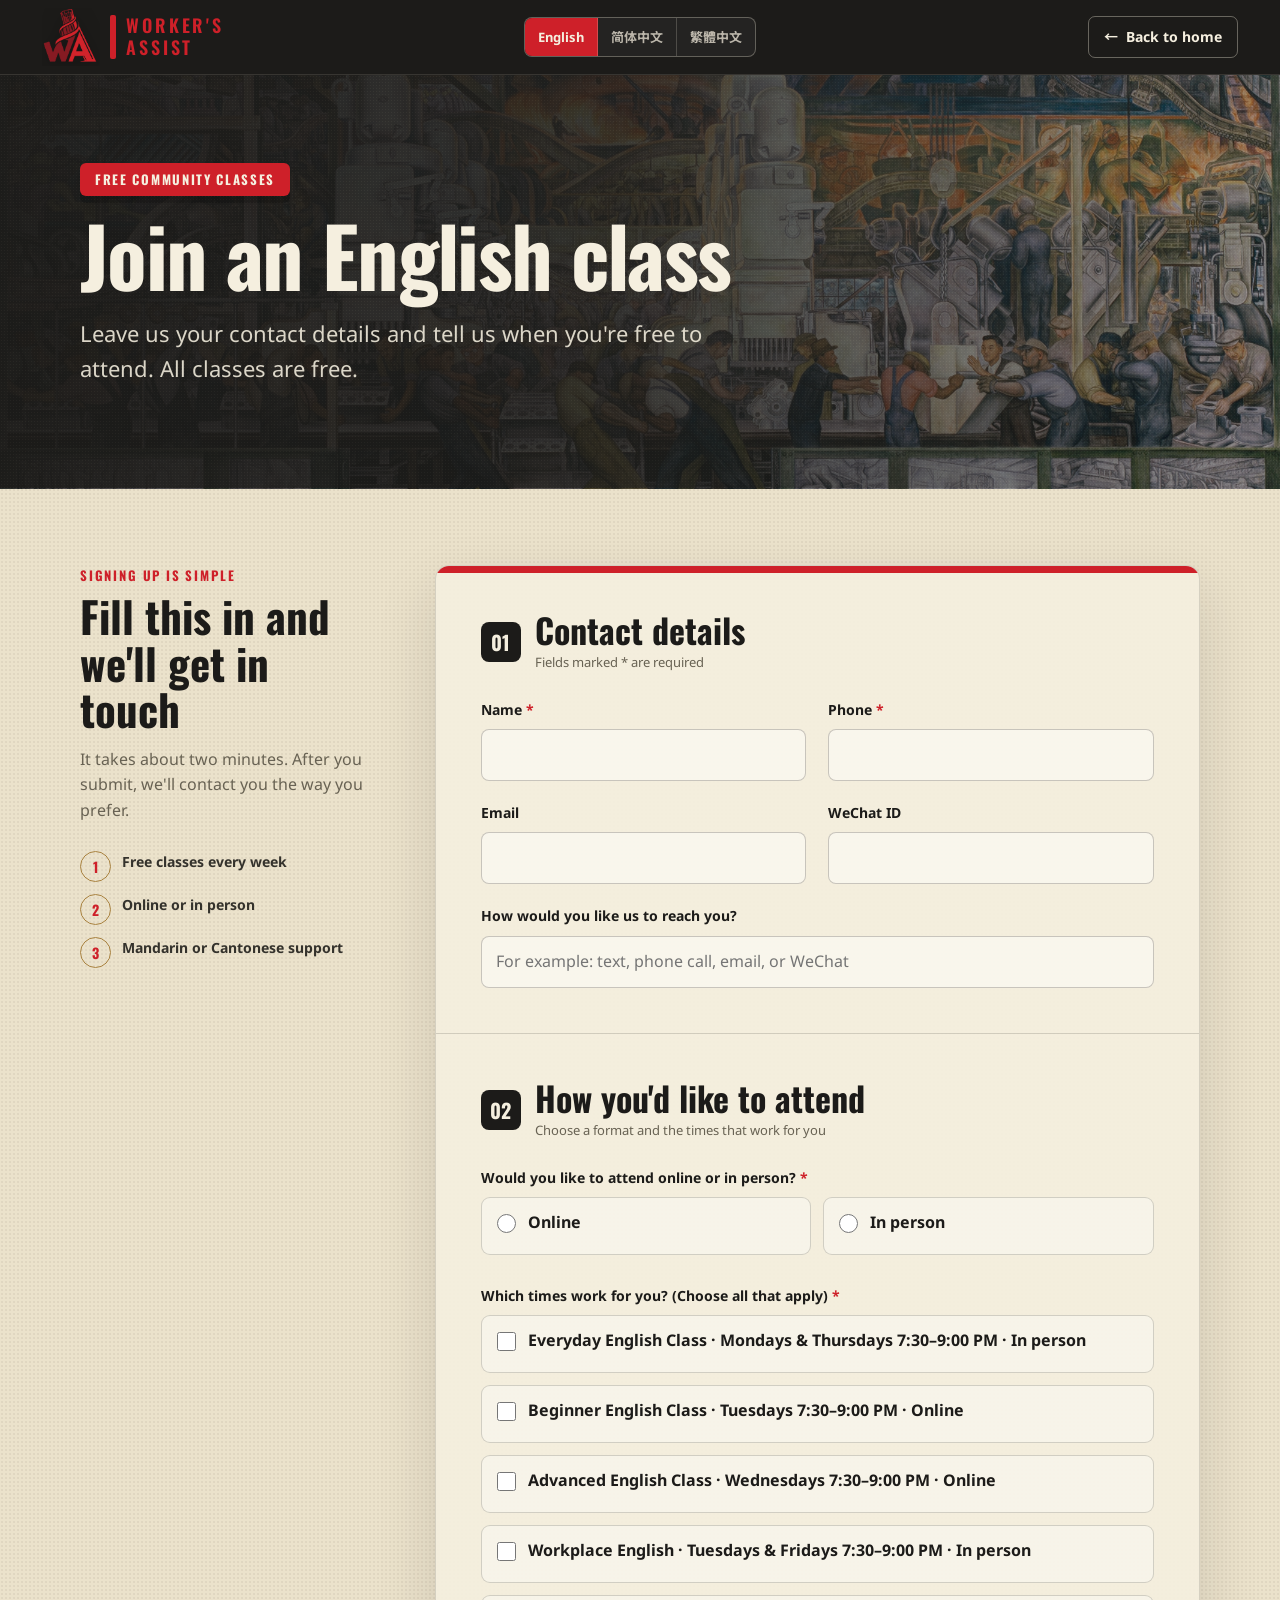
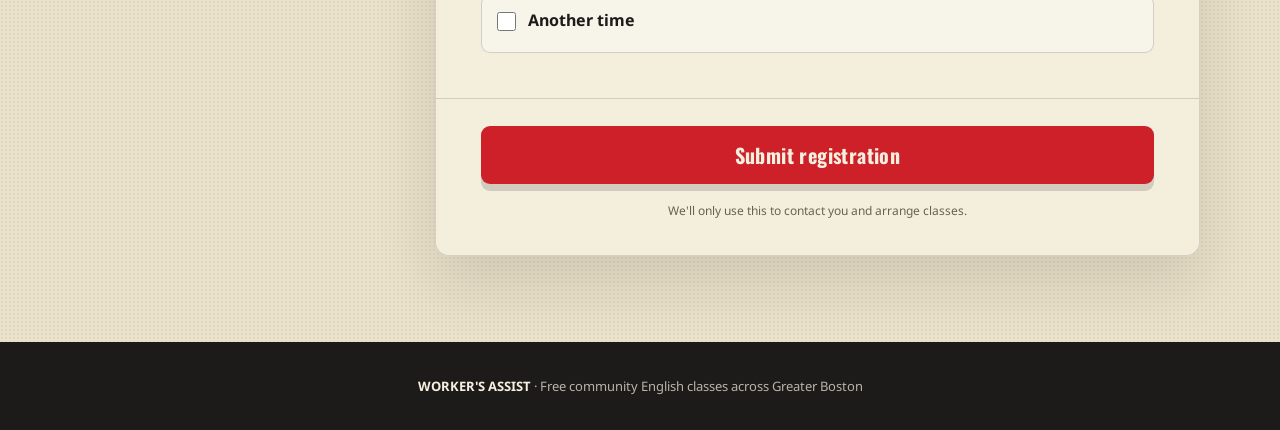
<file: Join.html>
<!DOCTYPE html>
<!--
  Class registration.

  Posts directly to a Google Form — there is no server. Every field `name` is a
  Google Form entry ID and must match the live form exactly; see README.md for
  the full table and for why a failed submission still shows a success message.

  The class checkboxes are generated from classes.js. To change what classes are
  offered, edit classes.js — not this file.
-->
<html lang="en" data-lang="en">
<head>
  <meta charset="utf-8">
  <meta name="viewport" content="width=device-width, initial-scale=1">
  <meta name="description" content="Sign up for free community English classes with Worker's Assist across Greater Boston.">
  <title>Join a Class | Worker's Assist</title>
  <link rel="preconnect" href="https://fonts.googleapis.com">
  <link rel="preconnect" href="https://fonts.gstatic.com" crossorigin>
  <link href="https://fonts.googleapis.com/css2?family=Oswald:wght@500;600;700&family=Noto+Sans:wght@400;600;700&family=Noto+Sans+SC:wght@400;600;700;900&family=Noto+Sans+TC:wght@400;600;700;900&display=swap" rel="stylesheet">
  <link rel="stylesheet" href="./site.css">
  <script src="./site-runtime.js"></script>
  <script src="./classes.js"></script>
  <style>
    /* Registration-page styling only — tokens, nav, brand, language switcher
       and footer live in site.css, shared with Volunteer.html. */

    .form-hero {
      position: relative;
      overflow: hidden;
      color: var(--paper-light);
      background-color: var(--ink);
      background-image:
        linear-gradient(90deg, rgba(28,27,25,0.97) 0%, rgba(28,27,25,0.88) 48%, rgba(28,27,25,0.34) 100%),
        url("assets/img/hero-mural.jpg");
      background-position: center 58%;
      background-size: cover;
    }
    .form-hero::after {
      content: "";
      position: absolute;
      inset: 0;
      pointer-events: none;
      background-image: radial-gradient(rgba(245,239,223,0.18) 0.7px, transparent 0.7px);
      background-size: 3px 3px;
      mix-blend-mode: soft-light;
    }
    .hero-inner {
      position: relative;
      z-index: 1;
      width: min(1120px, calc(100% - 40px));
      margin: 0 auto;
      padding: clamp(54px, 8vw, 88px) 0 clamp(62px, 9vw, 102px);
    }
    .hero-kicker {
      display: inline-block;
      margin-bottom: 18px;
      padding: 6px 15px;
      border-radius: 6px;
      background: var(--red);
      font-family: var(--head);
      font-size: 13px;
      font-weight: 700;
      letter-spacing: 0.13em;
      text-transform: uppercase;
      box-shadow: 0 7px 0 rgba(0,0,0,0.18);
    }
    h1 {
      max-width: 760px;
      margin: 0;
      font-family: var(--head);
      font-size: clamp(46px, 8vw, 82px);
      font-weight: 700;
      line-height: 0.98;
      letter-spacing: -0.02em;
    }
    .hero-copy { max-width: 670px; margin: 22px 0 0; font-size: clamp(17px, 2.2vw, 22px); color: rgba(245,239,223,0.88); }

    main { width: min(1120px, calc(100% - 40px)); margin: 0 auto; padding: clamp(44px, 7vw, 76px) 0 86px; }
    .registration-layout { display: grid; grid-template-columns: minmax(230px, 0.65fr) minmax(0, 1.7fr); gap: clamp(28px, 5vw, 62px); align-items: start; }
    .form-aside { position: sticky; top: 92px; }
    .aside-kicker { color: var(--red); font-family: var(--head); font-size: 13px; font-weight: 700; letter-spacing: 0.14em; text-transform: uppercase; }
    .form-aside h2 { margin: 8px 0 14px; font-family: var(--head); font-size: clamp(30px, 4vw, 43px); line-height: 1.08; color: var(--ink); }
    .form-aside p { margin: 0; color: var(--muted); }
    .promise-list { display: grid; gap: 12px; margin: 28px 0 0; padding: 0; list-style: none; }
    .promise-list li { display: grid; grid-template-columns: 31px 1fr; gap: 11px; align-items: start; font-size: 14px; font-weight: 700; }
    .promise-number { display: grid; place-items: center; width: 31px; height: 31px; border: 1px solid var(--gold); border-radius: 50%; color: var(--red); font-family: var(--head); }

    .registration-card {
      position: relative;
      overflow: hidden;
      border: 1px solid rgba(52,50,44,0.16);
      border-radius: 14px;
      background: rgba(245,239,223,0.92);
      box-shadow: 0 24px 60px rgba(28,27,25,0.13);
    }
    .registration-card::before { content: ""; position: absolute; inset: 0 0 auto; height: 7px; background: var(--red); }
    .form-section { padding: clamp(27px, 5vw, 45px); border-bottom: 1px solid var(--line); }
    .section-heading { display: flex; align-items: center; gap: 14px; margin-bottom: 27px; }
    .section-number { flex: 0 0 auto; display: grid; place-items: center; width: 40px; height: 40px; border-radius: 8px; color: var(--paper-light); background: var(--ink); font-family: var(--head); font-size: 20px; font-weight: 700; }
    .section-heading h2 { margin: 0; font-family: var(--head); font-size: clamp(25px, 3vw, 34px); line-height: 1.1; color: var(--ink); }
    .section-heading p { margin: 4px 0 0; color: var(--muted); font-size: 13px; }
    .field-grid { display: grid; grid-template-columns: 1fr 1fr; gap: 22px; }
    .field { min-width: 0; }
    .field.full { grid-column: 1 / -1; }
    .field label, .question-label { display: block; margin-bottom: 9px; color: var(--ink); font-size: 14px; font-weight: 700; line-height: 1.45; }
    .required { color: var(--red); }
    .field input[type="text"], .field input[type="tel"], .field input[type="email"] {
      width: 100%;
      min-height: 52px;
      padding: 12px 14px;
      border: 1.5px solid rgba(52,50,44,0.25);
      border-radius: 8px;
      color: var(--ink);
      background: rgba(255,255,255,0.45);
      outline: none;
      transition: border-color 0.18s ease, box-shadow 0.18s ease, background 0.18s ease;
    }
    .field input:focus { border-color: var(--red); background: #fffaf0; box-shadow: 0 0 0 4px rgba(206,32,41,0.11); }
    .choice-grid { display: grid; grid-template-columns: 1fr 1fr; gap: 12px; }
    .choice-grid.times { grid-template-columns: 1fr; }
    .choice { position: relative; display: flex; gap: 12px; align-items: flex-start; min-height: 58px; padding: 14px 15px; border: 1.5px solid rgba(52,50,44,0.2); border-radius: 9px; background: rgba(255,255,255,0.34); cursor: pointer; transition: border-color 0.18s ease, background 0.18s ease, transform 0.18s ease; }
    .choice:hover { transform: translateY(-1px); border-color: rgba(206,32,41,0.55); background: rgba(255,255,255,0.66); }
    .choice:has(input:checked) { border-color: var(--red); background: rgba(206,32,41,0.075); }
    .choice input { flex: 0 0 auto; width: 19px; height: 19px; margin: 2px 0 0; accent-color: var(--red); }
    .choice-copy { display: flex; flex-direction: column; gap: 1px; line-height: 1.35; }
    .choice-cn { color: var(--ink); font-weight: 700; }
    .choice-en { color: var(--muted); font-size: 13px; }
    .question + .question { margin-top: 31px; }
    .other-wrap { margin-top: 12px; display: none; }
    .other-wrap.visible { display: block; }
    .other-wrap input { width: 100%; min-height: 48px; padding: 11px 13px; border: 1.5px solid rgba(52,50,44,0.25); border-radius: 8px; background: #fffaf0; outline: none; }
    .validation-message { display: none; margin: 12px 0 0; color: var(--red); font-size: 13px; font-weight: 700; }
    .validation-message.visible { display: block; }

    .form-actions { padding: 27px clamp(27px, 5vw, 45px) 34px; }
    .submit-button {
      width: 100%;
      min-height: 58px;
      border: 0;
      border-radius: 9px;
      color: var(--paper-light);
      background: var(--red);
      font-family: var(--head);
      font-size: 20px;
      font-weight: 700;
      letter-spacing: 0.02em;
      cursor: pointer;
      box-shadow: 0 7px 0 rgba(28,27,25,0.16);
      transition: filter 0.18s ease, transform 0.18s ease, box-shadow 0.18s ease;
    }
    .submit-button:hover { filter: brightness(0.92); transform: translateY(-1px); box-shadow: 0 9px 0 rgba(28,27,25,0.16); }
    .submit-button:active { transform: translateY(2px) scale(0.99); box-shadow: 0 3px 0 rgba(28,27,25,0.16); }
    .submit-button:disabled { cursor: wait; opacity: 0.68; transform: none; }
    .privacy-note { margin: 17px 0 0; text-align: center; color: var(--muted); font-size: 12px; }
    .success-card { display: none; padding: clamp(42px, 8vw, 75px) clamp(28px, 8vw, 74px); text-align: center; }
    .success-card.visible { display: block; }
    .success-mark { display: grid; place-items: center; width: 70px; height: 70px; margin: 0 auto 23px; border-radius: 50%; color: var(--paper-light); background: var(--red); font-family: var(--head); font-size: 36px; font-weight: 700; }
    .success-card h2 { margin: 0; color: var(--ink); font-family: var(--head); font-size: clamp(32px, 5vw, 49px); line-height: 1.08; }
    .success-card p { max-width: 520px; margin: 17px auto 28px; color: var(--muted); }
    .return-link { display: inline-flex; min-height: 48px; align-items: center; justify-content: center; padding: 0 23px; border-radius: 8px; color: var(--paper-light); background: var(--ink); font-weight: 700; transition: transform 0.18s ease, background 0.18s ease; }
    .return-link:hover { transform: translateY(-2px); background: var(--red); }
    .return-link:active { transform: translateY(1px) scale(0.98); }

    /* The submitted form posts into this hidden iframe so the page never
       navigates away. See the submit handler for why it stays hidden. */
    .form-sink { display: none; width: 0; height: 0; border: 0; }

    @media (max-width: 760px) {
      .registration-layout { grid-template-columns: 1fr; }
      .form-aside { position: static; }
      .promise-list { grid-template-columns: 1fr 1fr; }
      .field-grid, .choice-grid { grid-template-columns: 1fr; }
      .field.full { grid-column: auto; }
      .form-section { padding-inline: 22px; }
      .form-actions { padding-inline: 22px; }
    }
    @media (max-width: 460px) {
      .promise-list { grid-template-columns: 1fr; }
      .form-aside h2 { font-size: 27px; }
      main, .hero-inner { width: min(100% - 26px, 1120px); }
    }
  </style>
</head>
<body>
  <nav class="site-nav" aria-label="Registration page navigation">
    <a class="brand" href="index.html" aria-label="Worker's Assist home">
      <span class="brand-logo-frame"><img class="brand-logo" src="assets/img/wa-logo-transparent.png" alt="Worker's Assist logo"></span>
      <span class="brand-divider" aria-hidden="true"></span>
      <span class="brand-name">WORKER'S<br>ASSIST</span>
    </a>
    <div class="lang-switch" role="group" aria-label="Language">
      <button class="lang-button" type="button" data-lang="en">English</button>
      <button class="lang-button" type="button" data-lang="zh-hans">简体中文</button>
      <button class="lang-button" type="button" data-lang="zh-hant">繁體中文</button>
    </div>
    <a class="back-link" href="index.html"><span aria-hidden="true">←</span><span data-i18n="backHome">Back to home</span></a>
  </nav>

  <header class="form-hero">
    <div class="hero-inner">
      <span class="hero-kicker" data-i18n="heroKicker">Free community classes</span>
      <h1 data-i18n-html="heroTitle">Join an English class</h1>
      <p class="hero-copy" data-i18n="heroCopy">Leave us your contact details and tell us when you're free to attend. All classes are free.</p>
    </div>
  </header>

  <main>
    <div class="registration-layout">
      <aside class="form-aside">
        <div class="aside-kicker" data-i18n="asideKicker">Signing up is simple</div>
        <h2 data-i18n="asideTitle">Fill this in and we'll get in touch</h2>
        <p data-i18n="asideCopy">It takes about two minutes. After you submit, we'll contact you the way you prefer.</p>
        <ol class="promise-list">
          <li><span class="promise-number">1</span><span data-i18n="promise1">Free classes every week</span></li>
          <li><span class="promise-number">2</span><span data-i18n="promise2">Online or in person</span></li>
          <li><span class="promise-number">3</span><span data-i18n="promise3">Mandarin or Cantonese support</span></li>
        </ol>
      </aside>

      <section class="registration-card" aria-labelledby="form-title">
        <form id="registration-form" action="https://docs.google.com/forms/d/e/1FAIpQLScePL6WA_X_TAUXTc0fJkC-7TKCTsu4gK3VYnfSwGRiTchEuQ/formResponse" method="post" target="wa-form-sink">
          <div id="form-fields">
            <div class="form-section">
              <div class="section-heading">
                <span class="section-number">01</span>
                <div><h2 id="form-title" data-i18n="contactTitle">Contact details</h2><p data-i18n="requiredNote">Fields marked * are required</p></div>
              </div>
              <div class="field-grid">
                <div class="field">
                  <label for="full-name"><span data-i18n="fullName">Name</span> <span class="required">*</span></label>
                  <input id="full-name" name="entry.1549766482" type="text" autocomplete="name" required>
                </div>
                <div class="field">
                  <label for="phone"><span data-i18n="phone">Phone</span> <span class="required">*</span></label>
                  <input id="phone" name="entry.1033979463" type="tel" autocomplete="tel" required>
                </div>
                <div class="field">
                  <label for="email" data-i18n="email">Email</label>
                  <input id="email" name="entry.226688268" type="email" autocomplete="email">
                </div>
                <div class="field">
                  <label for="wechat" data-i18n="wechat">WeChat ID</label>
                  <input id="wechat" name="entry.1496782574" type="text" autocomplete="off">
                </div>
                <div class="field full">
                  <label for="contact-method" data-i18n="contactMethod">How would you like us to reach you?</label>
                  <input id="contact-method" name="entry.1897490935" type="text" data-i18n-placeholder="contactPlaceholder" placeholder="For example: text, phone call, email, or WeChat">
                </div>
              </div>
            </div>

            <div class="form-section">
              <div class="section-heading">
                <span class="section-number">02</span>
                <div><h2 data-i18n="preferencesTitle">How you'd like to attend</h2><p data-i18n="preferencesNote">Choose a format and the times that work for you</p></div>
              </div>
              <div class="question">
                <span class="question-label"><span data-i18n="classMode">Would you like to attend online or in person?</span> <span class="required">*</span></span>
                <div class="choice-grid">
                  <label class="choice">
                    <input type="radio" name="entry.1730008427" value="线上 / Online" required>
                    <span class="choice-copy"><span class="choice-cn" data-i18n="online">Online</span></span>
                  </label>
                  <label class="choice">
                    <input type="radio" name="entry.1730008427" value="线下 / In person" required>
                    <span class="choice-copy"><span class="choice-cn" data-i18n="inPerson">In person</span></span>
                  </label>
                </div>
              </div>

              <div class="question" id="schedule-question">
                <span class="question-label"><span data-i18n="scheduleQuestion">Which times work for you? (Choose all that apply)</span> <span class="required">*</span></span>
                <!-- Class checkboxes are rendered from classes.js at load. They
                     carry no `name`; the script serialises them into the hidden
                     #schedule-answer field on submit. -->
                <div class="choice-grid times" id="class-choices">
                  <label class="choice" id="other-choice"><input id="other-checkbox" type="checkbox"><span class="choice-copy"><span class="choice-cn" data-i18n="otherTime">Another time</span></span></label>
                </div>
                <div class="other-wrap" id="other-wrap"><input id="other-time" type="text" data-i18n-placeholder="otherPlaceholder" placeholder="Tell us what other times work"></div>
                <input type="hidden" id="schedule-answer" name="entry.246719977" value="">
                <p class="validation-message" id="schedule-error" role="alert" data-i18n="scheduleRequired">Please choose at least one time.</p>
              </div>
            </div>

            <div class="form-actions">
              <input type="hidden" name="fvv" value="1">
              <input type="hidden" name="draftResponse" value="[]">
              <input type="hidden" name="pageHistory" value="0">
              <button class="submit-button" id="submit-button" type="submit" data-i18n="submit">Submit registration</button>
              <p class="privacy-note" data-i18n="privacy">We'll only use this to contact you and arrange classes.</p>
            </div>
          </div>
        </form>

        <div class="success-card" id="success-card" role="status" aria-live="polite">
          <div class="success-mark">✓</div>
          <h2 data-i18n="successTitle">We've received your registration</h2>
          <p data-i18n="successCopy">Thank you — we'll be in touch soon.</p>
          <a class="return-link" href="index.html" data-i18n="returnHome">Back to home</a>
        </div>
      </section>
    </div>
  </main>

  <iframe class="form-sink" id="wa-form-sink" name="wa-form-sink" title="Registration result" data-i18n-title="iframeTitle"></iframe>
  <footer><strong>WORKER'S ASSIST</strong> · <span data-i18n="footer">Free community English classes across Greater Boston</span></footer>

  <script>
    (function () {
      var form = document.getElementById("registration-form");
      var sink = document.getElementById("wa-form-sink");
      var otherCheckbox = document.getElementById("other-checkbox");
      var otherWrap = document.getElementById("other-wrap");
      var otherTime = document.getElementById("other-time");
      var scheduleError = document.getElementById("schedule-error");
      var scheduleQuestion = document.getElementById("schedule-question");
      var submitButton = document.getElementById("submit-button");
      var formFields = document.getElementById("form-fields");
      var successCard = document.getElementById("success-card");
      var classChoices = document.getElementById("class-choices");
      var otherChoice = document.getElementById("other-choice");
      var scheduleAnswer = document.getElementById("schedule-answer");
      var submitting = false;
      // Tracks the active language for the strings read from JS rather than
      // from data-i18n attributes (validation messages, the submitting label).
      var currentLang = "en";

      // Build one checkbox per class from the shared schedule in classes.js.
      WAClasses.schedule.forEach(function (entry) {
        var choice = document.createElement("label");
        choice.className = "choice";

        var input = document.createElement("input");
        input.type = "checkbox";
        input.className = "class-choice";
        input.value = entry.value;

        var copy = document.createElement("span");
        copy.className = "choice-copy";

        var text = document.createElement("span");
        text.className = "choice-cn";
        text.setAttribute("data-class-id", entry.id);

        copy.appendChild(text);
        choice.appendChild(input);
        choice.appendChild(copy);
        classChoices.insertBefore(choice, otherChoice);
      });

      var classInputs = Array.prototype.slice.call(classChoices.querySelectorAll(".class-choice"));
      var scheduleOptions = classInputs.concat([otherCheckbox]);

      // Google Forms now stores this question as free text, so the picks are
      // joined into one string rather than submitted as separate options.
      function buildScheduleAnswer() {
        var picked = classInputs.filter(function (input) { return input.checked; })
          .map(function (input) { return input.value; });
        if (otherCheckbox.checked) picked.push(otherTime.value);
        return WAClasses.serialize(picked);
      }
      var translations = {
        "en": {
          docTitle: "Join a Class | Worker's Assist",
          description: "Sign up for free community English classes with Worker's Assist across Greater Boston.",
          backHome: "Back to home",
          heroKicker: "Free community classes",
          heroTitle: "Join an English class",
          heroCopy: "Leave us your contact details and tell us when you're free to attend. All classes are free.",
          asideKicker: "Signing up is simple",
          asideTitle: "Fill this in and we'll get in touch",
          asideCopy: "It takes about two minutes. After you submit, we'll contact you the way you prefer.",
          promise1: "Free classes every week",
          promise2: "Online or in person",
          promise3: "Mandarin or Cantonese support",
          contactTitle: "Contact details",
          requiredNote: "Fields marked * are required",
          fullName: "Name",
          phone: "Phone",
          email: "Email",
          wechat: "WeChat ID",
          contactMethod: "How would you like us to reach you?",
          contactPlaceholder: "For example: text, phone call, email, or WeChat",
          preferencesTitle: "How you'd like to attend",
          preferencesNote: "Choose a format and the times that work for you",
          classMode: "Would you like to attend online or in person?",
          online: "Online",
          inPerson: "In person",
          scheduleQuestion: "Which times work for you? (Choose all that apply)",
          otherTime: "Another time",
          otherPlaceholder: "Tell us what other times work",
          scheduleRequired: "Please choose at least one time.",
          otherRequired: "Please tell us what other time works.",
          submit: "Submit registration",
          submitting: "Submitting, please wait…",
          privacy: "We'll only use this to contact you and arrange classes.",
          successTitle: "We've received your registration",
          successCopy: "Thank you — we'll be in touch soon.",
          returnHome: "Back to home",
          iframeTitle: "Registration result",
          footer: "Free community English classes across Greater Boston"
        },
        "zh-hans": {
          docTitle: "报名英语班 | Worker's Assist",
          description: "报名参加 Worker's Assist 为大波士顿地区提供的免费社区英语课。",
          backHome: "返回主页",
          heroKicker: "免费社区课程",
          heroTitle: "报名英语班",
          heroCopy: "留下您的联系方式，并告诉我们您什么时候方便上课。所有课程都是免费的。",
          asideKicker: "报名很简单",
          asideTitle: "简单填一下，我们会联系您",
          asideCopy: "大约两分钟就能填完。提交后，我们会按您选择的方式联系您。",
          promise1: "每周都有免费课",
          promise2: "可选线上或线下",
          promise3: "普通话或粤语辅助",
          contactTitle: "联系方式",
          requiredNote: "标有 * 的项目为必填",
          fullName: "姓名",
          phone: "电话",
          email: "邮箱",
          wechat: "微信 ID",
          contactMethod: "您希望我们用哪种方式联系您？",
          contactPlaceholder: "例如：短信、电话、电子邮件或微信",
          preferencesTitle: "您想怎么上课",
          preferencesNote: "选择上课方式和方便的时间",
          classMode: "您想上线上课，还是到现场上课？",
          online: "线上",
          inPerson: "线下",
          scheduleQuestion: "哪些时间方便您上课？（可多选）",
          otherTime: "其他时间",
          otherPlaceholder: "请填写其他方便的时间",
          scheduleRequired: "请至少选择一个时间。",
          otherRequired: "请填写其他方便的时间。",
          submit: "提交报名",
          submitting: "正在提交，请稍候…",
          privacy: "这些信息只用于联系您和安排课程。",
          successTitle: "我们收到您的报名了",
          successCopy: "谢谢，我们会尽快联系您。",
          returnHome: "返回主页",
          iframeTitle: "报名提交结果",
          footer: "为大波士顿地区提供免费社区英语课"
        },
        "zh-hant": {
          docTitle: "報名英語班 | Worker's Assist",
          description: "報名參加 Worker's Assist 為大波士頓地區提供的免費社區英語課。",
          backHome: "返回主頁",
          heroKicker: "免費社區課程",
          heroTitle: "報名英語班",
          heroCopy: "留下您的聯絡方法，再告訴我們甚麼時候方便上課。所有課程都是免費的。",
          asideKicker: "報名很簡單",
          asideTitle: "簡單填一下，我們會聯絡您",
          asideCopy: "大約兩分鐘就能填完。提交後，我們會按您選擇的方法聯絡您。",
          promise1: "每週都有免費課",
          promise2: "可選網課或實體課",
          promise3: "普通話或廣東話輔助",
          contactTitle: "聯絡方式",
          requiredNote: "標有 * 的項目為必填",
          fullName: "姓名",
          phone: "電話",
          email: "電郵",
          wechat: "微信 ID",
          contactMethod: "您希望我們用哪種方法聯絡您？",
          contactPlaceholder: "例如：短訊、電話、電郵或微信",
          preferencesTitle: "您想怎樣上課",
          preferencesNote: "選擇上課方式和方便的時間",
          classMode: "您想上網課，還是到現場上課？",
          online: "網上",
          inPerson: "實體",
          scheduleQuestion: "哪些時間方便您上課？（可多選）",
          otherTime: "其他時間",
          otherPlaceholder: "請填寫其他方便的時間",
          scheduleRequired: "請至少選擇一個時間。",
          otherRequired: "請填寫其他方便的時間。",
          submit: "提交報名",
          submitting: "正在提交，請稍候…",
          privacy: "這些資料只會用來聯絡您和安排課程。",
          successTitle: "我們收到您的報名了",
          successCopy: "謝謝，我們會盡快聯絡您。",
          returnHome: "返回主頁",
          iframeTitle: "報名提交結果",
          footer: "為大波士頓地區提供免費社區英語課"
        }
      };

      // Class labels are generated, so they are not covered by data-i18n and
      // must be re-rendered whenever the language changes.
      function renderClassLabels(lang) {
        WAClasses.schedule.forEach(function (entry) {
          var text = classChoices.querySelector('[data-class-id="' + entry.id + '"]');
          if (text) text.textContent = WAClasses.label(entry, lang);
        });
      }

      function validateSchedule() {
        var selected = scheduleOptions.some(function (input) { return input.checked; });
        var otherMissing = otherCheckbox.checked && !otherTime.value.trim();
        var valid = selected && !otherMissing;
        scheduleError.textContent = !selected
          ? translations[currentLang].scheduleRequired
          : translations[currentLang].otherRequired;
        scheduleError.classList.toggle("visible", !valid);
        return valid;
      }

      otherCheckbox.addEventListener("change", function () {
        otherWrap.classList.toggle("visible", otherCheckbox.checked);
        if (!otherCheckbox.checked) otherTime.value = "";
        validateSchedule();
      });
      scheduleOptions.forEach(function (input) { input.addEventListener("change", validateSchedule); });
      otherTime.addEventListener("input", validateSchedule);

      form.addEventListener("submit", function (event) {
        if (!validateSchedule()) {
          event.preventDefault();
          scheduleQuestion.scrollIntoView({ behavior: "smooth", block: "center" });
          return;
        }
        scheduleAnswer.value = buildScheduleAnswer();
        submitting = true;
        submitButton.disabled = true;
        submitButton.textContent = translations[currentLang].submitting;
      });

      sink.addEventListener("load", function () {
        if (!submitting) return;
        submitting = false;
        form.reset();
        otherWrap.classList.remove("visible");
        formFields.hidden = true;
        successCard.classList.add("visible");
        successCard.scrollIntoView({ behavior: "smooth", block: "center" });
      });

      currentLang = WASite.initLanguage({
        strings: translations,
        selector: ".lang-button",
        attribute: "data-lang",
        fallback: "en",
        onApply: function (language) {
          currentLang = language;
          renderClassLabels(language);
          // Keep a visible validation message in the newly chosen language.
          if (scheduleError.classList.contains("visible")) validateSchedule();
        }
      }).current;
    }());
  </script>
</body>
</html>
</file>
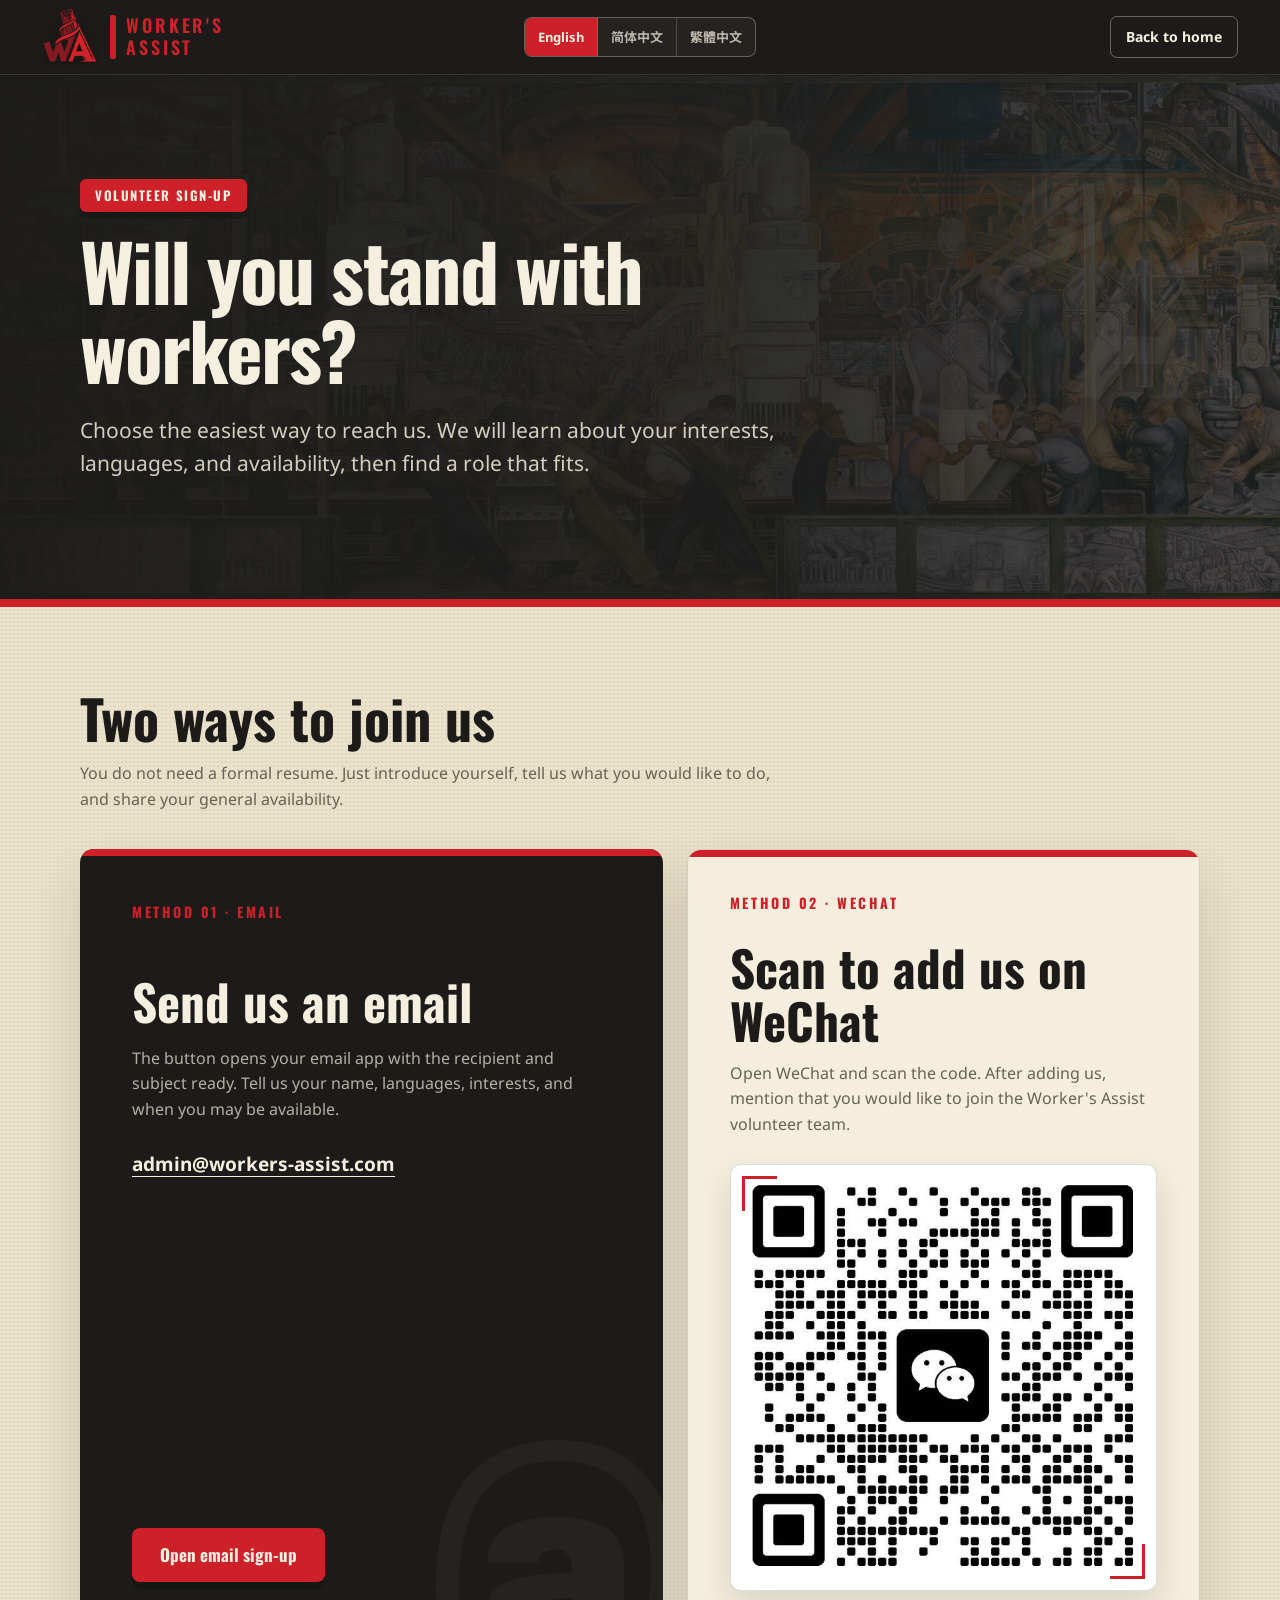
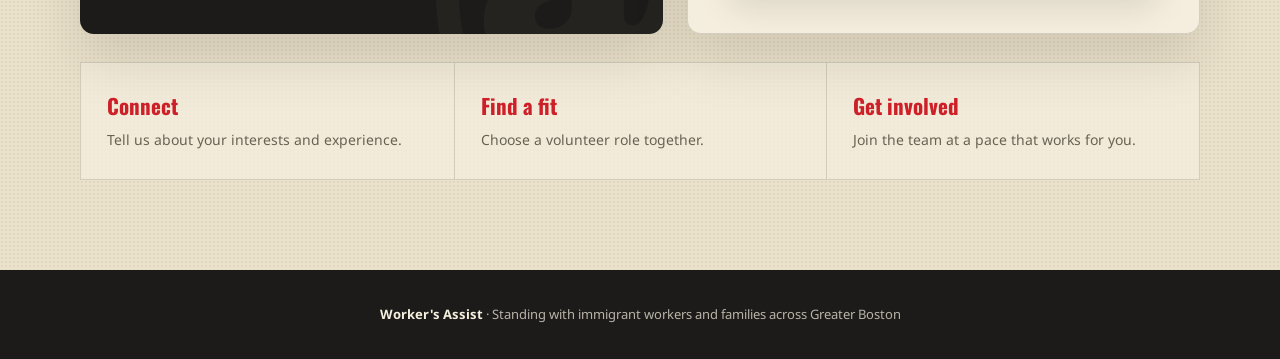
<file: Volunteer.html>
<!DOCTYPE html>
<!--
  Volunteer sign-up.

  No form backend: visitors reach us by email (a pre-filled mailto, rebuilt per
  language) or by scanning the WeChat QR code. Copy for all three languages
  lives in the `strings` object in the script at the bottom.
-->
<html lang="en" data-lang="en">
<head>
  <meta charset="utf-8">
  <meta name="viewport" content="width=device-width, initial-scale=1">
  <meta name="description" content="Volunteer with Worker's Assist. Contact us by email or WeChat.">
  <title>Volunteer | Worker's Assist</title>
  <link rel="preconnect" href="https://fonts.googleapis.com">
  <link rel="preconnect" href="https://fonts.gstatic.com" crossorigin>
  <link href="https://fonts.googleapis.com/css2?family=Archivo+Black&family=Oswald:wght@500;600;700&family=Noto+Sans:wght@400;600;700&family=Noto+Sans+SC:wght@400;600;700;900&family=Noto+Sans+TC:wght@400;600;700;900&display=swap" rel="stylesheet">
  <link rel="stylesheet" href="./site.css">
  <script src="./site-runtime.js"></script>
  <style>
    /* Volunteer-page styling only — tokens, nav, brand, language switcher
       and footer live in site.css, shared with Join.html. */

    .hero {
      position: relative;
      overflow: hidden;
      color: var(--paper-light);
      background: var(--ink);
      border-bottom: 8px solid var(--red);
    }
    .hero::before {
      content: "";
      position: absolute;
      inset: 0;
      pointer-events: none;
      background-image:
        linear-gradient(105deg, rgba(28,27,25,0.99) 0%, rgba(28,27,25,0.91) 58%, rgba(28,27,25,0.72) 100%),
        url("assets/img/hero-mural.jpg");
      background-position: center 62%;
      background-size: cover;
    }
    .hero::after {
      content: "";
      position: absolute;
      inset: 0;
      pointer-events: none;
      opacity: 0.42;
      background-image: radial-gradient(rgba(245,239,223,0.18) 0.7px, transparent 0.7px);
      background-size: 3px 3px;
      mix-blend-mode: soft-light;
    }
    .hero-watermark {
      position: absolute;
      z-index: 1;
      right: -70px;
      top: -85px;
      width: min(43vw, 520px);
      opacity: 0.075;
      pointer-events: none;
      -webkit-mask-image: radial-gradient(circle, #000 24%, rgba(0,0,0,0.72) 54%, transparent 76%);
      mask-image: radial-gradient(circle, #000 24%, rgba(0,0,0,0.72) 54%, transparent 76%);
    }
    .hero-watermark img { display: block; width: 100%; filter: grayscale(1) brightness(2.2); }
    .hero-inner {
      position: relative;
      z-index: 2;
      width: min(1120px, calc(100% - 40px));
      margin: 0 auto;
      padding: clamp(64px, 9vw, 104px) 0 clamp(70px, 10vw, 118px);
    }
    .hero-kicker {
      display: inline-block;
      margin-bottom: 19px;
      padding: 6px 15px;
      border-radius: 6px;
      color: var(--paper-light);
      background: var(--red);
      font-family: var(--head);
      font-size: 13px;
      font-weight: 700;
      letter-spacing: 0.12em;
      text-transform: uppercase;
      box-shadow: 0 7px 0 rgba(0,0,0,0.18);
    }
    h1 {
      max-width: none;
      margin: 0;
      font-family: var(--head);
      font-size: clamp(24px, 6.8vw, 78px);
      font-weight: 900;
      line-height: 1.02;
      letter-spacing: -0.025em;
      white-space: nowrap;
    }
    html[data-lang="en"] h1 { max-width: 18ch; white-space: normal; }
    .hero-copy { max-width: 700px; margin: 24px 0 0; color: rgba(245,239,223,0.84); font-size: clamp(17px, 2.2vw, 21px); }

    main { width: min(1120px, calc(100% - 40px)); margin: 0 auto; padding: clamp(48px, 7vw, 82px) 0 90px; }
    .intro { display: grid; grid-template-columns: 1fr; gap: 14px; align-items: start; margin-bottom: 36px; }
    .intro h2 { margin: 0; color: var(--ink); font-family: var(--head); font-size: clamp(34px, 5vw, 54px); line-height: 1.08; }
    .intro p { max-width: 720px; margin: 0; color: var(--muted); font-size: 16px; }
    .contact-grid { display: grid; grid-template-columns: minmax(0, 1fr) minmax(300px, 0.88fr); gap: 24px; align-items: stretch; }
    .contact-card { position: relative; overflow: hidden; min-width: 0; border-radius: 14px; box-shadow: 0 24px 55px rgba(28,27,25,0.13); }
    .contact-card::before { content: ""; position: absolute; inset: 0 0 auto; height: 7px; background: var(--red); }
    .email-card { min-height: 590px; display: flex; flex-direction: column; justify-content: space-between; padding: clamp(34px, 5vw, 52px); color: var(--paper-light); background: var(--ink); }
    .email-card::after {
      content: "@";
      position: absolute;
      right: -18px;
      bottom: -100px;
      color: rgba(245,239,223,0.035);
      font-family: "Archivo Black", sans-serif;
      font-size: 340px;
      line-height: 1;
      pointer-events: none;
    }
    .method-number { position: relative; z-index: 1; display: block; margin-bottom: 52px; color: var(--red); font-family: "Oswald", sans-serif; font-size: 14px; font-weight: 700; letter-spacing: 0.18em; }
    .contact-card h3 { position: relative; z-index: 1; margin: 0; font-family: var(--head); font-size: clamp(33px, 4.5vw, 49px); line-height: 1.08; }
    .email-card p { position: relative; z-index: 1; max-width: 520px; margin: 18px 0 0; color: rgba(245,239,223,0.7); }
    .email-address { position: relative; z-index: 1; display: block; margin: 26px 0 0; color: var(--paper-light); font-size: clamp(15px, 2vw, 19px); font-weight: 700; text-decoration: underline; text-underline-offset: 5px; overflow-wrap: anywhere; }
    .action-button {
      position: relative;
      z-index: 2;
      isolation: isolate;
      overflow: hidden;
      display: inline-flex;
      align-items: center;
      justify-content: center;
      width: fit-content;
      min-height: 54px;
      margin-top: 40px;
      padding: 0 28px;
      border-radius: 8px;
      color: var(--paper-light);
      background: var(--red);
      font-family: var(--head);
      font-size: 17px;
      font-weight: 700;
      box-shadow: 0 7px 0 rgba(0,0,0,0.2);
      transition: transform 0.22s cubic-bezier(0.22,1,0.36,1), box-shadow 0.22s ease, filter 0.22s ease;
    }
    .action-button::after { content: ""; position: absolute; inset: -30% auto -30% -45%; width: 24%; background: rgba(245,239,223,0.24); transform: translateX(-260%) skewX(-18deg); transition: transform 0.48s cubic-bezier(0.22,1,0.36,1); }
    .action-button:hover { transform: translateY(-3px) rotate(-0.2deg); box-shadow: 0 10px 0 rgba(0,0,0,0.18); }
    .action-button:hover::after { transform: translateX(720%) skewX(-18deg); }
    .action-button:active { transform: translateY(2px) scale(0.985); box-shadow: 0 2px 0 rgba(0,0,0,0.2); }
    .action-button:focus-visible, .lang-button:focus-visible, .back-link:focus-visible { outline: 3px solid var(--gold); outline-offset: 4px; }

    .wechat-card { padding: clamp(28px, 4vw, 42px); color: var(--ink); background: rgba(245,239,223,0.96); border: 1px solid rgba(52,50,44,0.16); }
    .wechat-card .method-number { margin-bottom: 27px; }
    .wechat-card p { margin: 14px 0 26px; color: var(--muted); }
    .qr-frame { position: relative; overflow: hidden; border: 1px solid rgba(52,50,44,0.17); border-radius: 11px; background: #fff; box-shadow: 0 15px 34px rgba(28,27,25,0.12); }
    .qr-frame::before, .qr-frame::after { content: ""; position: absolute; z-index: 1; width: 32px; height: 32px; pointer-events: none; }
    .qr-frame::before { top: 11px; left: 11px; border-top: 3px solid var(--red); border-left: 3px solid var(--red); }
    .qr-frame::after { right: 11px; bottom: 11px; border-right: 3px solid var(--red); border-bottom: 3px solid var(--red); }
    .qr-image { display: block; width: 100%; height: auto; background: #fff; }
    .expectation {
      display: grid;
      grid-template-columns: repeat(3, 1fr);
      margin-top: 28px;
      border: 1px solid rgba(52,50,44,0.16);
      background: rgba(245,239,223,0.72);
    }
    .expectation-item { padding: 26px; }
    .expectation-item + .expectation-item { border-left: 1px solid rgba(52,50,44,0.16); }
    .expectation-item strong { display: block; margin-bottom: 5px; color: var(--red); font-family: var(--head); font-size: 21px; }
    .expectation-item span { color: var(--muted); font-size: 14px; }

    @media (max-width: 780px) {
      .hero-watermark { width: 380px; right: -150px; }
      .intro, .contact-grid { grid-template-columns: 1fr; }
      .email-card { min-height: 500px; }
      .expectation { grid-template-columns: 1fr; }
      .expectation-item + .expectation-item { border-left: 0; border-top: 1px solid rgba(52,50,44,0.16); }
    }
    @media (max-width: 480px) {
      .hero-inner, main { width: min(100% - 28px, 1120px); }
      .email-card, .wechat-card { padding: 28px 23px; }
      .action-button { width: 100%; }
    }
    @media (prefers-reduced-motion: reduce) {
      .action-button:hover { transform: none; }
    }
  </style>
</head>
<body>
  <nav class="site-nav">
    <a class="brand" href="index.html" aria-label="Worker's Assist home">
      <span class="brand-logo-frame"><img class="brand-logo" src="assets/img/wa-logo-transparent.png" alt="Worker's Assist logo"></span>
      <span class="brand-divider" aria-hidden="true"></span>
      <span class="brand-name">WORKER'S<br>ASSIST</span>
    </a>
    <div class="lang-switch" role="group" aria-label="Language">
      <button class="lang-button" type="button" data-lang-button="en">English</button>
      <button class="lang-button" type="button" data-lang-button="zh-hans">简体中文</button>
      <button class="lang-button" type="button" data-lang-button="zh-hant">繁體中文</button>
    </div>
    <a class="back-link" href="index.html#get-involved" data-i18n="back">Back to home</a>
  </nav>

  <header class="hero">
    <div class="hero-watermark" aria-hidden="true"><img src="assets/img/wa-logo-transparent.png" alt=""></div>
    <div class="hero-inner">
      <span class="hero-kicker" data-i18n="heroKicker">Volunteer sign-up</span>
      <h1 data-i18n="heroTitle">Will you stand with workers?</h1>
      <p class="hero-copy" data-i18n="heroCopy">Choose the easiest way to reach us. We will learn about your interests, languages, and availability, then find a role that fits.</p>
    </div>
  </header>

  <main>
    <section class="intro" aria-labelledby="contact-title">
      <div>
        <h2 id="contact-title" data-i18n="contactTitle">Two ways to join us</h2>
      </div>
      <p data-i18n="contactCopy">You do not need a formal resume. Just introduce yourself, tell us what you would like to do, and share your general availability.</p>
    </section>

    <section class="contact-grid">
      <article class="contact-card email-card">
        <div>
          <span class="method-number" data-i18n="methodEmail">METHOD 01 · EMAIL</span>
          <h3 data-i18n="emailTitle">Send us an email</h3>
          <p data-i18n="emailCopy">The button opens your email app with the recipient and subject ready. Tell us your name, languages, interests, and when you may be available.</p>
          <a class="email-address" href="mailto:admin@workers-assist.com">admin@workers-assist.com</a>
        </div>
        <a id="email-action" class="action-button" href="mailto:admin@workers-assist.com" data-i18n="emailButton">Open email sign-up</a>
      </article>

      <article class="contact-card wechat-card">
        <span class="method-number" data-i18n="methodWechat">METHOD 02 · WECHAT</span>
        <h3 data-i18n="wechatTitle">Scan to add us on WeChat</h3>
        <p data-i18n="wechatCopy">Open WeChat and scan the code. After adding us, mention that you would like to join the Worker's Assist volunteer team.</p>
        <div class="qr-frame">
          <img class="qr-image" src="assets/img/wechat-qr.png" alt="WeChat QR code" data-i18n-alt="qrAlt">
        </div>
      </article>
    </section>

    <section class="expectation" aria-label="What happens after you contact us" data-i18n-aria="expectationLabel">
      <div class="expectation-item"><strong data-i18n="step1Title">Connect</strong><span data-i18n="step1Copy">Tell us about your interests and experience.</span></div>
      <div class="expectation-item"><strong data-i18n="step2Title">Find a fit</strong><span data-i18n="step2Copy">Choose a volunteer role together.</span></div>
      <div class="expectation-item"><strong data-i18n="step3Title">Get involved</strong><span data-i18n="step3Copy">Join the team at a pace that works for you.</span></div>
    </section>
  </main>

  <footer>
    <strong>Worker's Assist</strong> · <span data-i18n="footer">Standing with immigrant workers and families across Greater Boston</span>
  </footer>

  <script>
    (function () {
      // Also hardcoded in the two mailto links in the markup above; change all
      // three together if the address ever moves.
      var CONTACT_EMAIL = "admin@workers-assist.com";

      var strings = {
        en: {
          title: "Volunteer | Worker's Assist",
          description: "Volunteer with Worker's Assist. Contact us by email or WeChat.",
          back: "Back to home",
          heroKicker: "Volunteer sign-up",
          heroTitle: "Will you stand with workers?",
          heroCopy: "Choose the easiest way to reach us. We will learn about your interests, languages, and availability, then find a role that fits.",
          contactTitle: "Two ways to join us",
          contactCopy: "You do not need a formal resume. Just introduce yourself, tell us what you would like to do, and share your general availability.",
          methodEmail: "METHOD 01 · EMAIL",
          emailTitle: "Send us an email",
          emailCopy: "The button opens your email app with the recipient and subject ready. Tell us your name, languages, interests, and when you may be available.",
          emailButton: "Open email sign-up",
          emailSubject: "Volunteer with Worker's Assist",
          emailBody: "Hello Worker's Assist,\n\nI would like to volunteer.\n\nName:\nLanguages:\nInterests or skills:\nGeneral availability:\n\nThank you!",
          methodWechat: "METHOD 02 · WECHAT",
          wechatTitle: "Scan to add us on WeChat",
          wechatCopy: "Open WeChat and scan the code. After adding us, mention that you would like to join the Worker's Assist volunteer team.",
          qrAlt: "WeChat QR code",
          expectationLabel: "What happens after you contact us",
          step1Title: "Connect",
          step1Copy: "Tell us about your interests and experience.",
          step2Title: "Find a fit",
          step2Copy: "Choose a volunteer role together.",
          step3Title: "Get involved",
          step3Copy: "Join the team at a pace that works for you.",
          footer: "Standing with immigrant workers and families across Greater Boston"
        },
        "zh-hans": {
          title: "成为志愿者 | Worker's Assist",
          description: "成为 Worker's Assist 志愿者，可通过电子邮件或微信联系我们。",
          back: "返回主页",
          heroKicker: "志愿者报名",
          heroTitle: "愿意和工人站在一起吗？",
          heroCopy: "选一种方便的方式联系我们。聊聊你想做什么、会哪些语言、什么时候有空，我们再一起看看你适合帮什么忙。",
          contactTitle: "用下面两种方式联系我们",
          contactCopy: "不用准备正式简历。简单介绍一下自己，说说你想做什么、每周大概什么时候有空就可以。",
          methodEmail: "方式 01 · 电子邮件",
          emailTitle: "发邮件给我们",
          emailCopy: "点击下面的按钮，会自动打开邮件并填好收件人和主题。你只要补上姓名、会说的语言、想帮的事情和有空的时间。",
          emailButton: "用邮件联系我们",
          emailSubject: "报名成为 Worker's Assist 志愿者",
          emailBody: "Worker's Assist 你好：\n\n我想报名成为志愿者。\n\n姓名：\n会说的语言：\n想做的事情或擅长的技能：\n每周大概有空的时间：\n\n谢谢！",
          methodWechat: "方式 02 · 微信",
          wechatTitle: "扫码添加微信",
          wechatCopy: "打开微信扫一扫，添加好友后告诉我们你想报名做志愿者。",
          qrAlt: "微信二维码",
          expectationLabel: "报名后怎么安排",
          step1Title: "先聊一聊",
          step1Copy: "说说你想做什么、以前做过什么。",
          step2Title: "一起商量",
          step2Copy: "根据你的兴趣和时间，选一项合适的工作。",
          step3Title: "开始帮忙",
          step3Copy: "我们会说明做法，并陪你一起开始。",
          footer: "和大波士顿地区的移民工人及其家庭站在一起"
        },
        "zh-hant": {
          title: "成為義工 | Worker's Assist",
          description: "成為 Worker's Assist 義工，可用電郵或微信聯絡我們。",
          back: "返回首頁",
          heroKicker: "義工報名",
          heroTitle: "願意和工人站在一起嗎？",
          heroCopy: "選一個方便的方法聯絡我們。談談你想做甚麼、會哪些語言、甚麼時候有空，我們再一起看看你適合幫甚麼忙。",
          contactTitle: "用以下兩種方法聯絡我們",
          contactCopy: "不用準備正式履歷。簡單介紹一下自己，說說你想做甚麼、每週大概甚麼時候有空就可以。",
          methodEmail: "方式 01 · 電郵",
          emailTitle: "傳電郵給我們",
          emailCopy: "按下面的按鈕，會自動開啟電郵並填好收件人和主旨。你只要補上姓名、會說的語言、想幫的事情和有空的時間。",
          emailButton: "用電郵聯絡我們",
          emailSubject: "報名成為 Worker's Assist 義工",
          emailBody: "Worker's Assist 你好：\n\n我想報名成為義工。\n\n姓名：\n會說的語言：\n想做的事情或擅長的技能：\n每週大概有空的時間：\n\n謝謝！",
          methodWechat: "方式 02 · 微信",
          wechatTitle: "掃碼添加微信",
          wechatCopy: "打開微信掃一掃，加為好友後告訴我們你想報名做義工。",
          qrAlt: "微信二維碼",
          expectationLabel: "報名後怎樣安排",
          step1Title: "先談一談",
          step1Copy: "說說你想做甚麼、以前做過甚麼。",
          step2Title: "一起商量",
          step2Copy: "按你的興趣和時間，選一項合適的工作。",
          step3Title: "開始幫忙",
          step3Copy: "我們會說明做法，並陪你一起開始。",
          footer: "和大波士頓地區的移民工人及其家庭站在一起"
        }
      };
      WASite.initLanguage({
        strings: strings,
        selector: "[data-lang-button]",
        attribute: "data-lang-button",
        fallback: "en",
        // The mailto body is localised, so rebuild the link on every switch.
        onApply: function (language, copy) {
          document.getElementById("email-action").href =
            WASite.buildMailto(CONTACT_EMAIL, copy.emailSubject, copy.emailBody);
        }
      });
    })();
  </script>
</body>
</html>
</file>
<file: site.css>
/* Shared chrome for the sub-pages (Join.html, Volunteer.html).
 *
 * Covers what both pages have in common: the design tokens, the base reset,
 * the sticky top nav (brand, language switcher, back link) and the footer.
 * Page-specific styling stays in each page's own <style> block.
 *
 * index.html deliberately does NOT use this file. It is a Design Component
 * rendered by dc-runtime, and its tokens come from the `rootStyle` object in
 * its logic class under different names (--font-head, --font-body, --accent).
 * Loading both systems on one page would give two competing sets of variables.
 */

/* ---- Design tokens -------------------------------------------------- */

:root {
  --ink: #1c1b19;
  --paper: #ebe2cb;
  --paper-light: #f5efdf;
  --red: #ce2029;
  --deep-red: #981b24;
  --gold: #a8813f;
  --text: #34322c;
  --muted: #686253;
  --line: rgba(52, 50, 44, 0.18);
  --head: "Oswald", "Noto Sans SC", sans-serif;
  --body: "Noto Sans", "Noto Sans SC", sans-serif;
}

/* Latin headings use Oswald, but it has no CJK glyphs — swap the whole stack
 * to Noto Sans SC/TC so Chinese never falls back to a mismatched system font.
 * `data-lang` is set by WASite.initLanguage() on <html>. */
html[data-lang="zh-hans"] { --head: "Noto Sans SC", sans-serif; --body: "Noto Sans SC", sans-serif; }
html[data-lang="zh-hant"] { --head: "Noto Sans TC", sans-serif; --body: "Noto Sans TC", sans-serif; }

/* ---- Base ----------------------------------------------------------- */

* { box-sizing: border-box; }
html { scroll-behavior: smooth; }

body {
  margin: 0;
  color: var(--text);
  background-color: var(--paper);
  background-image: radial-gradient(rgba(92, 88, 75, 0.08) 0.8px, transparent 0.8px);
  background-size: 4px 4px;
  font-family: var(--body);
  line-height: 1.6;
  -webkit-font-smoothing: antialiased;
}

a { color: inherit; text-decoration: none; }
button, input, textarea { font: inherit; }
::selection { color: var(--paper-light); background: var(--red); }

/* ---- Top navigation ------------------------------------------------- */

.site-nav {
  position: sticky;
  top: 0;
  z-index: 50;
  min-height: 72px;
  display: grid;
  grid-template-columns: 1fr auto 1fr;
  align-items: center;
  gap: 18px;
  padding: 8px clamp(18px, 4vw, 42px);
  color: var(--paper-light);
  background: var(--ink);
  border-bottom: 1px solid rgba(245, 239, 223, 0.12);
}

.brand { display: inline-flex; align-items: center; gap: 10px; justify-self: start; min-width: 0; }
.brand-logo-frame { display: grid; place-items: center; width: 58px; height: 58px; overflow: hidden; flex: 0 0 auto; }
.brand-logo { display: block; width: 100%; height: 100%; object-fit: contain; transform: scale(1.48); filter: drop-shadow(0 3px 7px rgba(0, 0, 0, 0.35)); }
.brand-divider { width: 6px; height: 44px; border-radius: 2px; background: var(--red); }
.brand-name { display: block; height: 44px; font-family: "Oswald", sans-serif; font-size: 18px; font-weight: 600; line-height: 1.22; letter-spacing: 0.16em; color: var(--red); }

.lang-switch { display: flex; overflow: hidden; border: 1px solid rgba(245, 239, 223, 0.3); border-radius: 8px; background: rgba(255, 255, 255, 0.04); }
.lang-button {
  min-height: 38px;
  padding: 0 13px;
  border: 0;
  border-right: 1px solid rgba(245, 239, 223, 0.2);
  color: rgba(245, 239, 223, 0.72);
  background: transparent;
  font-size: 13px;
  font-weight: 700;
  cursor: pointer;
  transition: color 0.18s ease, background 0.18s ease, transform 0.18s ease;
}
.lang-button:last-child { border-right: 0; }
.lang-button:hover { color: var(--paper-light); background: rgba(245, 239, 223, 0.06); transform: translateY(-1px); }
.lang-button.active { color: var(--paper-light); background: var(--red); }

.back-link {
  justify-self: end;
  display: inline-flex;
  align-items: center;
  justify-content: center;
  gap: 8px;
  min-height: 42px;
  padding: 0 15px;
  border: 1px solid rgba(245, 239, 223, 0.35);
  border-radius: 7px;
  font-size: 14px;
  font-weight: 700;
  transition: background 0.18s ease, color 0.18s ease, transform 0.18s ease;
}
.back-link:hover { background: var(--paper-light); color: var(--ink); transform: translateY(-2px); }

.back-link:focus-visible,
.lang-button:focus-visible,
.submit-button:focus-visible,
.return-link:focus-visible,
.action-button:focus-visible { outline: 3px solid var(--gold); outline-offset: 4px; }

/* ---- Footer --------------------------------------------------------- */

footer { padding: 34px 20px; color: rgba(245, 239, 223, 0.72); background: var(--ink); text-align: center; font-size: 13px; }
footer strong { color: var(--paper-light); }

/* ---- Responsive ----------------------------------------------------- */

@media (max-width: 780px) {
  /* Brand and back-link stay on row 1; the switcher drops to its own row so
   * the three buttons keep a comfortable tap target. */
  .site-nav { grid-template-columns: 1fr auto; }
  .lang-switch { grid-column: 1 / -1; grid-row: 2; justify-self: center; width: min(100%, 310px); }
  .lang-button { flex: 1 1 0; }
}

@media (max-width: 460px) {
  .brand-logo-frame { width: 50px; height: 50px; }
  .brand-divider { height: 38px; }
  .brand-name { height: 38px; font-size: 15.5px; }
  .back-link { padding: 0 11px; font-size: 13px; }
  .back-link span[aria-hidden="true"] { display: none; }
}

@media (prefers-reduced-motion: reduce) {
  *, *::before, *::after { scroll-behavior: auto !important; transition: none !important; }
  .back-link:hover, .lang-button:hover { transform: none; }
}
</file>
